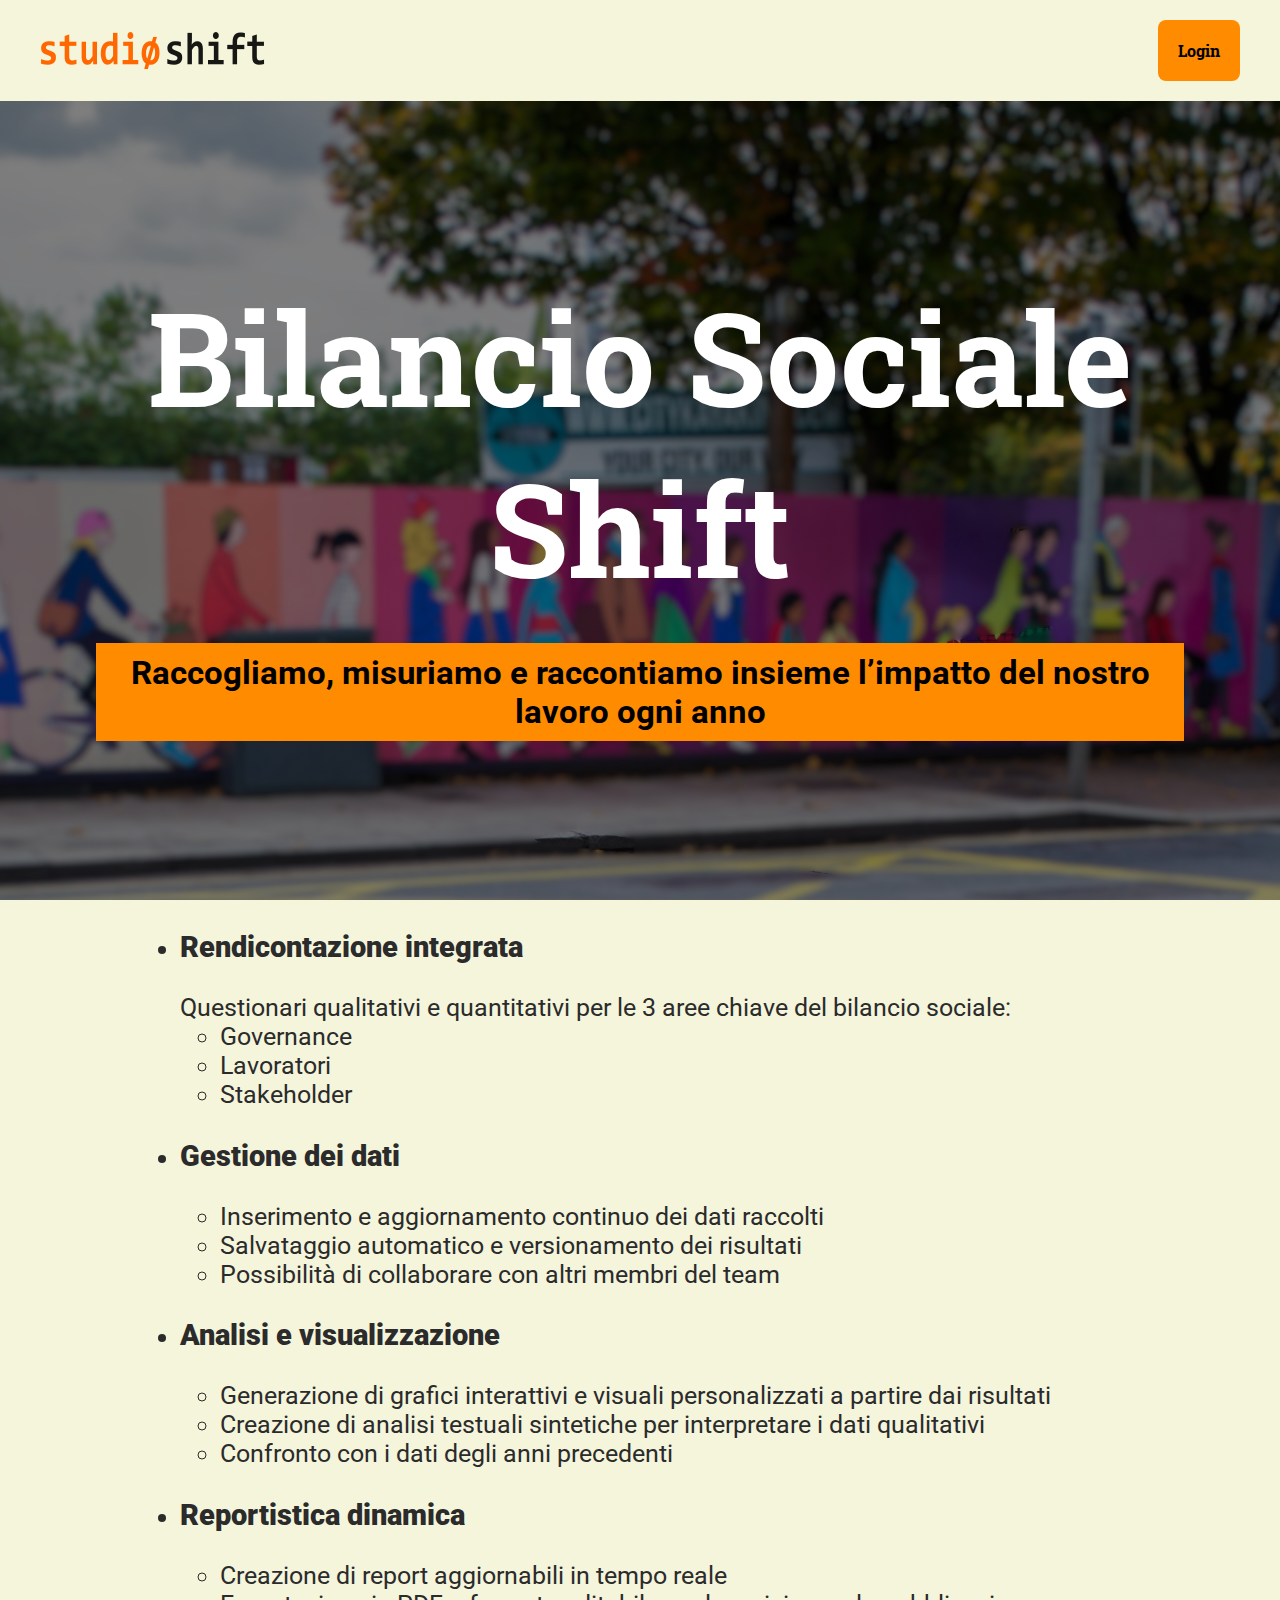
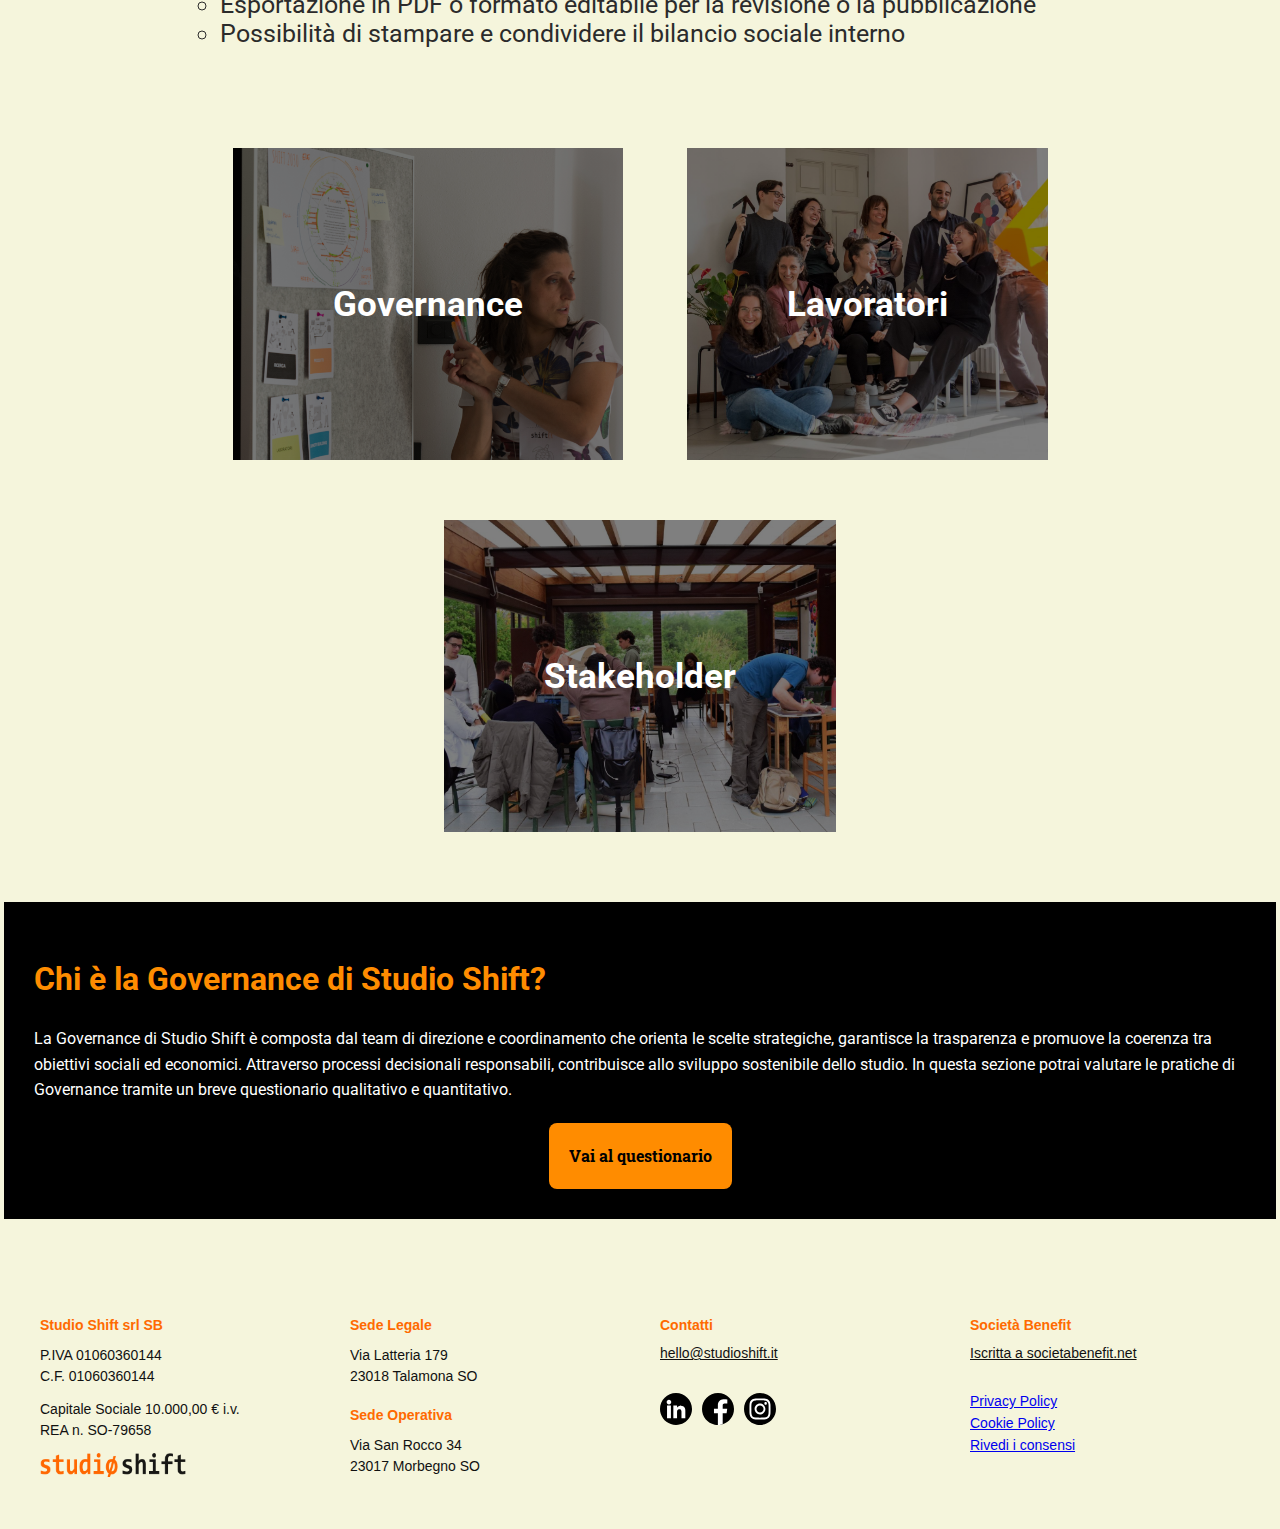
<file: Bilancio-social-Studio-Shift/index.html>
<!DOCTYPE html>
<html lang="en">
  <head>
    <meta charset="UTF-8" />
    <meta name="viewport" content="width=device-width, initial-scale=1.0" />
    <title>Studio Shift</title>
    <link rel="stylesheet" href="style.css" />
    <link rel="preconnect" href="https://fonts.googleapis.com" />
    <link rel="preconnect" href="https://fonts.gstatic.com" crossorigin />
    <link
      href="https://fonts.googleapis.com/css2?family=Montserrat:ital,wght@0,100..900;1,100..900&display=swap"
      rel="stylesheet"
    />
    <link rel="preconnect" href="https://fonts.googleapis.com" />
    <link rel="preconnect" href="https://fonts.gstatic.com" crossorigin />
    <link
      href="https://fonts.googleapis.com/css2?family=Roboto+Slab:wght@100..900&display=swap"
      rel="stylesheet"
    />
    <link rel="preconnect" href="https://fonts.googleapis.com" />
    <link rel="preconnect" href="https://fonts.gstatic.com" crossorigin />
    <link
      href="https://fonts.googleapis.com/css2?family=Roboto:ital,wght@0,100..900;1,100..900&display=swap"
      rel="stylesheet"
    />
  </head>
  <body>
    <header>
      <img
        class="Logo"
        src="img/logo studio shift.png"
        alt="Logo Studio Shift"
      />
      <a href="" class="Login">Login</a>
    </header>
    <section class="wrapper">
      <div class="Titoloh1herosection">
        <h1 class="BilancioSocialeShift">Bilancio Sociale Shift</h1>
      </div>
      <div class="Titoloh2herosection">
        <h2>
          Raccogliamo, misuriamo e raccontiamo insieme l’impatto del nostro
          lavoro ogni anno
        </h2>
      </div>
    </section>
    <section>
      <div class="card1card2">
      <ul>
        <li>
          <h3><strong>Rendicontazione integrata</strong></h3> Questionari qualitativi e
          quantitativi per le 3 aree chiave del bilancio sociale:</li>
        
        <ul>
          <li>Governance</li>
          <li>Lavoratori</li>
          <li>Stakeholder</li> </ul>

        <li><h3><strong>Gestione dei dati</strong></h3></li>
        <ul><li>Inserimento e aggiornamento continuo dei dati raccolti</li><li>Salvataggio automatico e versionamento dei risultati</li><li>Possibilità di collaborare con altri membri del team</li></ul>

       <li><h3><strong>Analisi e visualizzazione</strong></h3></li>
        <ul><li>Generazione di grafici interattivi e visuali personalizzati a partire dai risultati</li><li>Creazione di analisi testuali sintetiche per interpretare i dati qualitativi</li><li>Confronto con i dati degli anni precedenti</li></ul>
        
        <li><h3><strong>Reportistica dinamica</strong></h3></li><ul><li>Creazione di report aggiornabili in tempo reale</li><li>Esportazione in PDF o formato editabile per la revisione o la pubblicazione</li><li>Possibilità di stampare e condividere il bilancio sociale interno</li></ul></div>  
    </section>
    <section class="cards">
      <span class="card1"><h3>Governance</h3></span>
      <span class="card2"><h3>Lavoratori</h3></span>
      <span class="card3"><h3>Stakeholder</h3></span>
    </section>
  <section>
    <div class="sottocard">
      <h1>Chi è la Governance di Studio Shift?</h1>
      <p>La Governance di Studio Shift è composta dal team di direzione e coordinamento che orienta le scelte strategiche, garantisce la trasparenza e promuove la coerenza tra obiettivi sociali ed economici. Attraverso processi decisionali responsabili, contribuisce allo sviluppo sostenibile dello studio. In questa sezione potrai valutare le pratiche di Governance tramite un breve questionario qualitativo e quantitativo.</p>
      <a class="pulsantevaialquestionario" href="https://form.jotform.com/252372243151347">Vai al questionario</a>
    </div>
  </section>
  <script src="script.js"></script>
  </body>
<footer class="site-footer">
  <div class="footer-container">

    <!-- Colonna 1 -->
    <div class="footer-col">
      <h4>Studio Shift srl SB</h4>
      <p>
        P.IVA 01060360144<br />
        C.F. 01060360144
      </p>
      <p>
        Capitale Sociale 10.000,00 € i.v.<br />
        REA n. SO-79658
      </p>

      <img src="img/logo studio shift.png" alt="Studio Shift" class="footer-logo-img">
    </div>

    <!-- Colonna 2 -->
    <div class="footer-col">
      <h4>Sede Legale</h4>
      <p>
        Via Latteria 179<br />
        23018 Talamona SO
      </p>

      <h4 class="mt">Sede Operativa</h4>
      <p>
        Via San Rocco 34<br />
        23017 Morbegno SO
      </p>
    </div>

    <!-- Colonna 3 -->
    <div class="footer-col">
      <h4>Contatti</h4>
      <a href="hello@studioshift.it" class="footer-link">
        hello@studioshift.it
      </a>

      <div class="social-icons">
        <a href="https://www.linkedin.com/company/studio-shift-srl/posts/" aria-label="LinkedIn"><img src="img/ln.svg" alt="LinkedIn"></a>
        <a href="https://www.facebook.com/StudioShiftDesign/" aria-label="Facebook"><img src="img/fb.svg" alt="Facebook"></a>
        <a href="https://www.instagram.com/studio.shift/" aria-label="Instagram"><img src="img/ig.svg" alt="Instagram"></a>
      </div>
    </div>

    <!-- Colonna 4 -->
    <div class="footer-col">
      <h4>Società Benefit</h4>
      <a href="https://societabenefit.net" target="_blank" class="footer-link">
        Iscritta a societabenefit.net
      </a>

      <div class="footer-links">
        <a href="#">Privacy Policy</a>
        <a href="#">Cookie Policy</a>
        <a href="#">Rivedi i consensi</a>
      </div>
    </div>

  </div>
</footer>

</html>
</file>
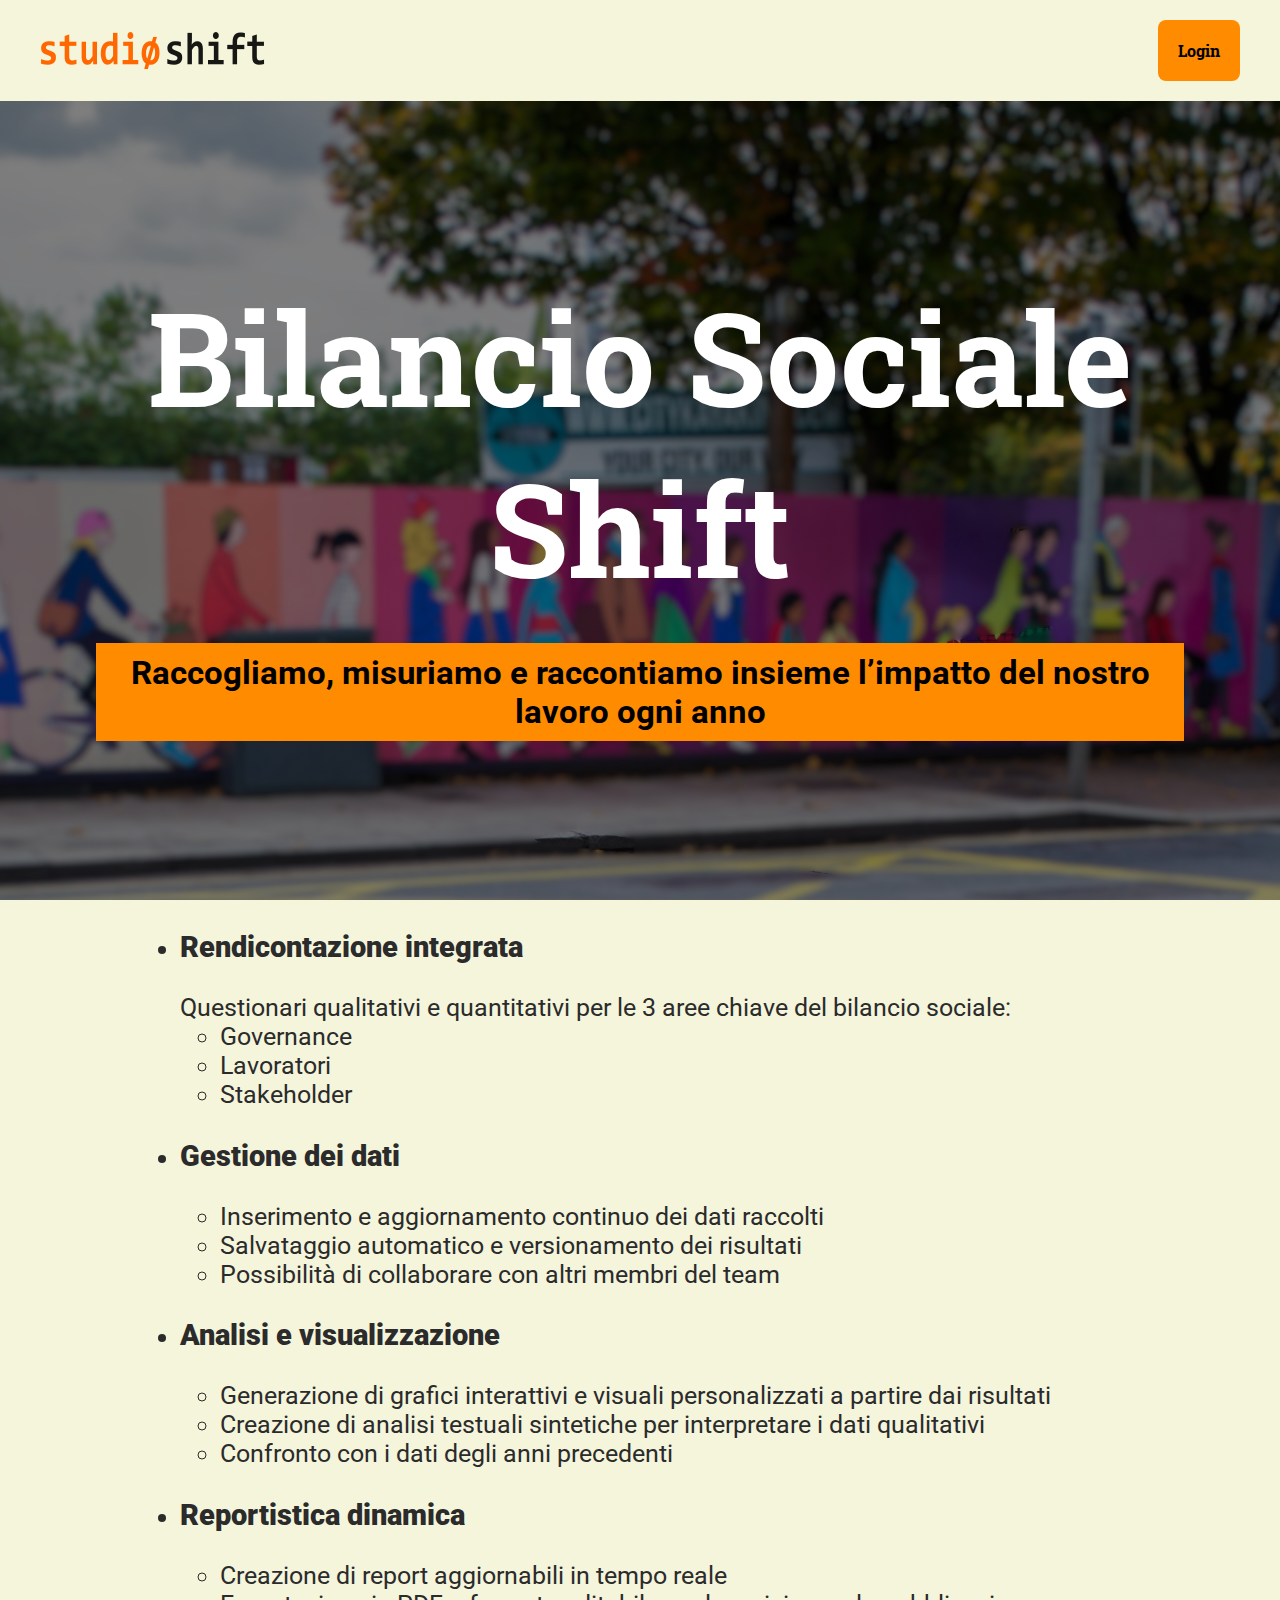
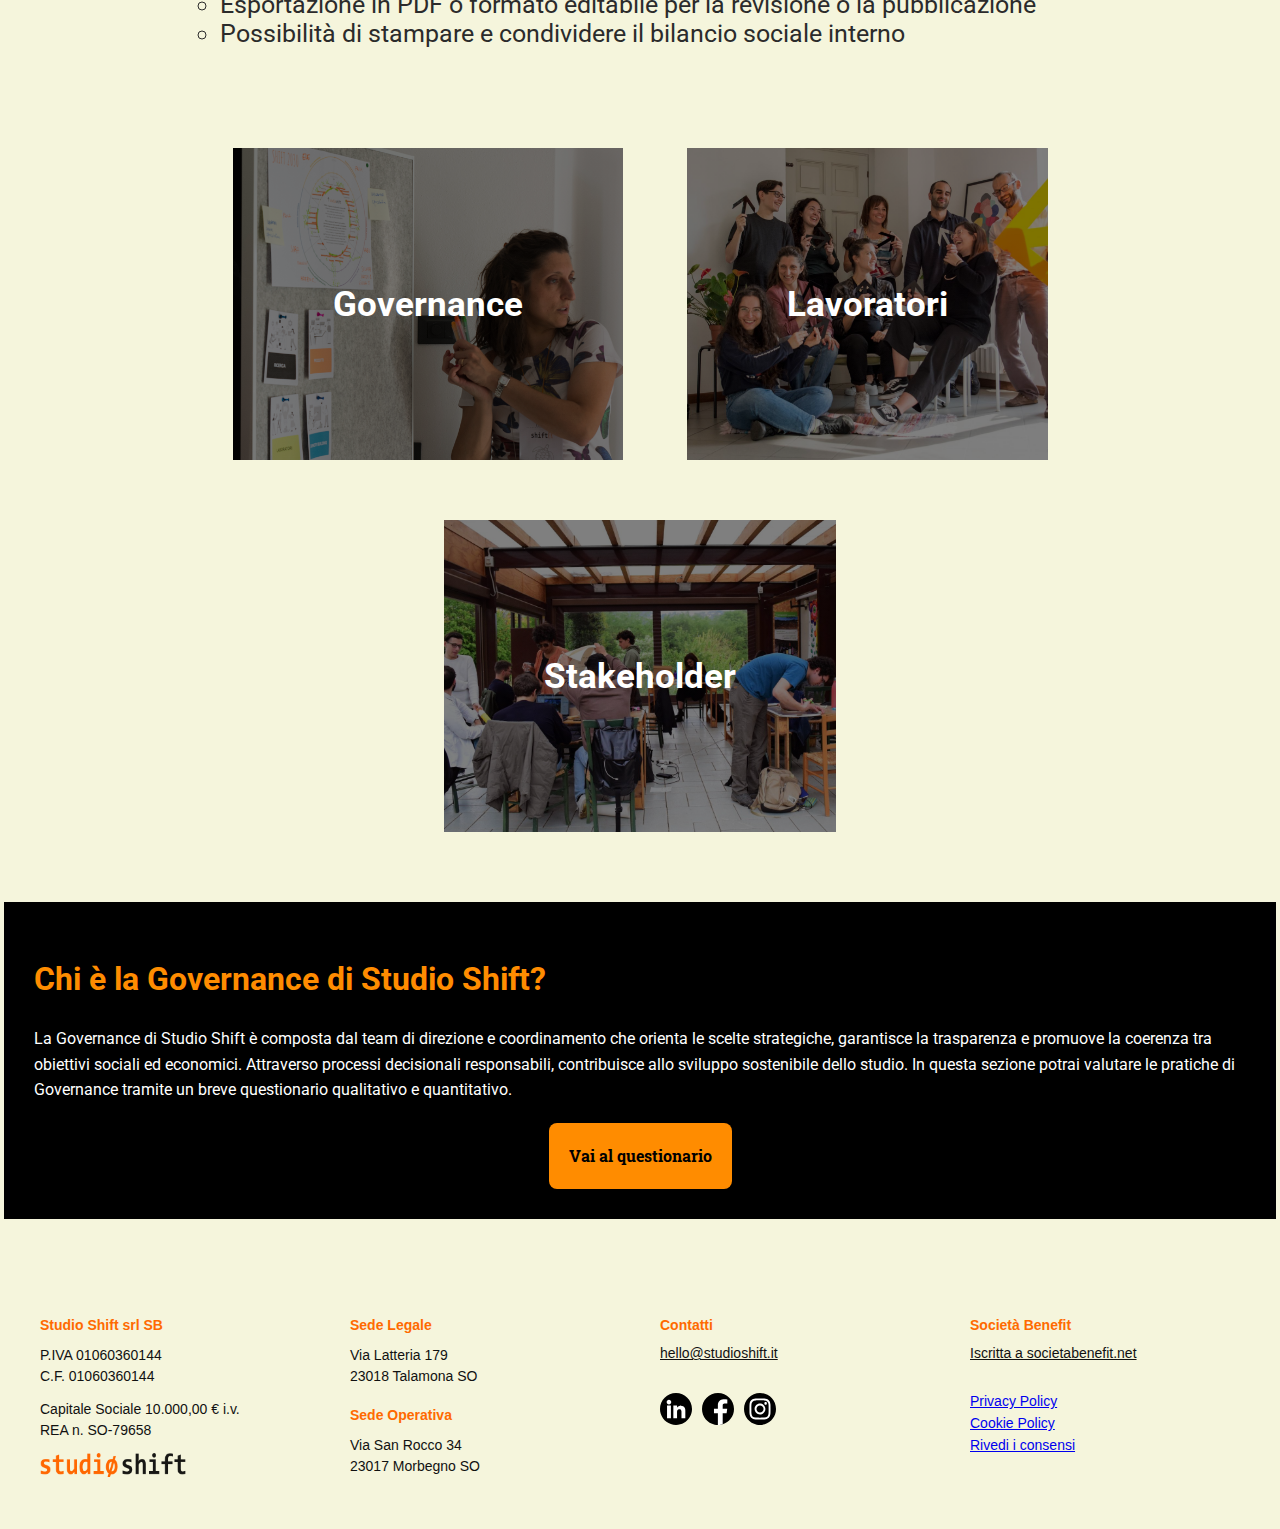
<file: docs/index.html>
<!DOCTYPE html>
<html lang="en">
  <head>
    <meta charset="UTF-8" />
    <meta name="viewport" content="width=device-width, initial-scale=1.0" />
    <title>Studio Shift</title>
    <link rel="stylesheet" href="style.css" />
    <link rel="preconnect" href="https://fonts.googleapis.com" />
    <link rel="preconnect" href="https://fonts.gstatic.com" crossorigin />
    <link
      href="https://fonts.googleapis.com/css2?family=Montserrat:ital,wght@0,100..900;1,100..900&display=swap"
      rel="stylesheet"
    />
    <link rel="preconnect" href="https://fonts.googleapis.com" />
    <link rel="preconnect" href="https://fonts.gstatic.com" crossorigin />
    <link
      href="https://fonts.googleapis.com/css2?family=Roboto+Slab:wght@100..900&display=swap"
      rel="stylesheet"
    />
    <link rel="preconnect" href="https://fonts.googleapis.com" />
    <link rel="preconnect" href="https://fonts.gstatic.com" crossorigin />
    <link
      href="https://fonts.googleapis.com/css2?family=Roboto:ital,wght@0,100..900;1,100..900&display=swap"
      rel="stylesheet"
    />
  </head>
  <body>
    <header>
      <img
        class="Logo"
        src="img/logo studio shift.png"
        alt="Logo Studio Shift"
      />
      <a href="" class="Login">Login</a>
    </header>
    <section class="wrapper">
      <div class="Titoloh1herosection">
        <h1 class="BilancioSocialeShift">Bilancio Sociale Shift</h1>
      </div>
      <div class="Titoloh2herosection">
        <h2>
          Raccogliamo, misuriamo e raccontiamo insieme l’impatto del nostro
          lavoro ogni anno
        </h2>
      </div>
    </section>
    <section>
      <div class="card1card2">
      <ul>
        <li>
          <h3><strong>Rendicontazione integrata</strong></h3> Questionari qualitativi e
          quantitativi per le 3 aree chiave del bilancio sociale:</li>
        
        <ul>
          <li>Governance</li>
          <li>Lavoratori</li>
          <li>Stakeholder</li> </ul>

        <li><h3><strong>Gestione dei dati</strong></h3></li>
        <ul><li>Inserimento e aggiornamento continuo dei dati raccolti</li><li>Salvataggio automatico e versionamento dei risultati</li><li>Possibilità di collaborare con altri membri del team</li></ul>

       <li><h3><strong>Analisi e visualizzazione</strong></h3></li>
        <ul><li>Generazione di grafici interattivi e visuali personalizzati a partire dai risultati</li><li>Creazione di analisi testuali sintetiche per interpretare i dati qualitativi</li><li>Confronto con i dati degli anni precedenti</li></ul>
        
        <li><h3><strong>Reportistica dinamica</strong></h3></li><ul><li>Creazione di report aggiornabili in tempo reale</li><li>Esportazione in PDF o formato editabile per la revisione o la pubblicazione</li><li>Possibilità di stampare e condividere il bilancio sociale interno</li></ul></div>  
    </section>
    <section class="cards">
      <span class="card1"><h3>Governance</h3></span>
      <span class="card2"><h3>Lavoratori</h3></span>
      <span class="card3"><h3>Stakeholder</h3></span>
    </section>
  <section>
    <div class="sottocard">
      <h1>Chi è la Governance di Studio Shift?</h1>
      <p>La Governance di Studio Shift è composta dal team di direzione e coordinamento che orienta le scelte strategiche, garantisce la trasparenza e promuove la coerenza tra obiettivi sociali ed economici. Attraverso processi decisionali responsabili, contribuisce allo sviluppo sostenibile dello studio. In questa sezione potrai valutare le pratiche di Governance tramite un breve questionario qualitativo e quantitativo.</p>
      <a class="pulsantevaialquestionario" href="https://form.jotform.com/252372243151347">Vai al questionario</a>
    </div>
  </section>
  <script src="script.js"></script>
  </body>
<footer class="site-footer">
  <div class="footer-container">

    <!-- Colonna 1 -->
    <div class="footer-col">
      <h4>Studio Shift srl SB</h4>
      <p>
        P.IVA 01060360144<br />
        C.F. 01060360144
      </p>
      <p>
        Capitale Sociale 10.000,00 € i.v.<br />
        REA n. SO-79658
      </p>

      <img src="img/logo studio shift.png" alt="Studio Shift" class="footer-logo-img">
    </div>

    <!-- Colonna 2 -->
    <div class="footer-col">
      <h4>Sede Legale</h4>
      <p>
        Via Latteria 179<br />
        23018 Talamona SO
      </p>

      <h4 class="mt">Sede Operativa</h4>
      <p>
        Via San Rocco 34<br />
        23017 Morbegno SO
      </p>
    </div>

    <!-- Colonna 3 -->
    <div class="footer-col">
      <h4>Contatti</h4>
      <a href="hello@studioshift.it" class="footer-link">
        hello@studioshift.it
      </a>

      <div class="social-icons">
        <a href="https://www.linkedin.com/company/studio-shift-srl/posts/" aria-label="LinkedIn"><img src="img/ln.svg" alt="LinkedIn"></a>
        <a href="https://www.facebook.com/StudioShiftDesign/" aria-label="Facebook"><img src="img/fb.svg" alt="Facebook"></a>
        <a href="https://www.instagram.com/studio.shift/" aria-label="Instagram"><img src="img/ig.svg" alt="Instagram"></a>
      </div>
    </div>

    <!-- Colonna 4 -->
    <div class="footer-col">
      <h4>Società Benefit</h4>
      <a href="https://societabenefit.net" target="_blank" class="footer-link">
        Iscritta a societabenefit.net
      </a>

      <div class="footer-links">
        <a href="#">Privacy Policy</a>
        <a href="#">Cookie Policy</a>
        <a href="#">Rivedi i consensi</a>
      </div>
    </div>

  </div>
</footer>

</html>
</file>
<file: Bilancio-social-Studio-Shift/style.css>
* {
box-sizing: border-box;
}

body {
   margin: 0;
   padding: 0;
font-family: "Roboto", sans-serif;
background-color: beige;
color: #2b2b2b;
}

header{
    display: flex;
    align-items: center;
    justify-content:space-between;
    padding: 20px 40px;
    ;
}
h1,h2 {
    color: black;
}
.Logo {
    max-width: 300px;
}
.Login {
    padding: 20px;
    background-color: darkorange;
    font-size:medium;
    border-radius: 8px ;
    font-family: "Roboto Slab", serif;
    text-decoration: none;
    color: black;
    font-weight: 700;
}

.wrapper {
    background-image: linear-gradient(rgba(0,0,0,0.5), rgba(0,0,0,0.5)), url("img/Hero section img.jpg");
    background-size: cover;
    background-position: center;
    background-repeat: no-repeat;
    height: calc(100vh - 101px);
    display: flex;
    flex-direction: column;
    justify-content: center;
}

.Titoloh1herosection {
    padding: 10px;
    text-align: center;
    margin-left: auto;
    margin-right: auto;
    margin-bottom: 20px;
    font-family: "Roboto Slab", serif;
    max-width: 95%;
}

.Titoloh2herosection {
    padding: 10px;
    text-align: center;
    margin-left: auto;
    margin-right: auto;
    max-width: 85%;
    background: rgb(255 140 0);
    padding: 10px 20px;
}

.Titoloh1herosection h1 {
    color: white;
    margin: 0px;
}
.Titoloh2herosection h2{
    margin: 0px;
    font-size: 33px;
}
.Herosectionimg {
    width: 100%;
    margin-left: auto;
    margin-right: auto;
    text-align: center;
    margin-top: 20px;
    margin-bottom: 20px;
}

.BilancioSocialeShift {
    font-size: 130px;
}

.card1card2{
    max-width: 1000px;
    margin-left: auto;
    margin-right: auto;
    font-size: 25px;
    margin-top: 30px;
    margin-bottom: 30px;
    
}

.cards {
    max-width: 1500px;
   margin-left: auto;
   margin-right: auto;
   padding: 40px;
   text-align: center;
}
.cards span {
    background-color: darkorange;
    display: inline-block;
    padding: 100px;
    font-size: 30px;
    margin: 30px;
    background-size: cover;
    background-position: center;
    background-repeat: no-repeat;
    cursor: pointer;
    transition: transform 0.2s ease;
    color: white;
}
.cards span:hover{
    transform: scale(1.02);
}
.card1{
    background-image: linear-gradient(rgba(0,0,0,0.5), rgba(0,0,0,0.5)), url("img/Governance.jpg");
}
.card2{
    background-image: linear-gradient(rgba(0,0,0,0.5), rgba(0,0,0,0.5)), url("img/Lavoratori.jpg");
}
.card3{
    background-image: linear-gradient(rgba(0,0,0,0.5), rgba(0,0,0,0.5)), url("img/Stakeholder.jpg");
}

.sottocard {
    max-width: 1272px;
    margin-left: auto;
    margin-right: auto;
    background-color: rgb(0, 0, 0);
    color: white;
    padding: 30px;
    line-height: 1.6;
}

.sottocard h1 {
    color: darkorange;
}

.pulsantevaialquestionario {
    background-color: darkorange;
    color: black;
    border-radius: 8px;
    padding: 20px;
    margin: auto;
    margin-top: 20px;
    display: block;
    width: fit-content;
    text-decoration: none;
    font-size:medium;
    font-family: "Roboto Slab", serif;
    font-weight:700;
}
.site-footer {
margin-top: 40px;
  padding: 40px 20px;
  font-family: Arial, Helvetica, sans-serif;
  font-size: 14px;
  color: #111;
}

.footer-container {
  max-width: 1200px;
  margin: 0 auto;
  display: grid;
  grid-template-columns: repeat(4, 1fr);
  gap: 40px;
}

.footer-col h4 {
  color: #ff6a00;
  font-size: 14px;
  margin-bottom: 12px;
}

.footer-col p {
  margin: 0 0 12px 0;
  line-height: 1.5;
}

.footer-link {
  display: inline-block;
  color: #111;
  text-decoration: underline;
  margin-bottom: 16px;
}

.footer-logo-img {
height: 24px;   /* prova 20px–24px */
width: auto;
}

.footer-logo span {
  font-weight: 400;
}

.footer-logo strong {
  font-weight: 700;
}

.social-icons {
  margin-top: 16px;
  display: flex;
  gap: 10px;
}

.social-icons img {
  width: 32px;
  height: 32px;
}



.footer-links {
  margin-top: 16px;
  display: flex;
  flex-direction: column;
  gap: 6px;
}


.mt {
  margin-top: 20px;
}

/* Responsive */
@media (max-width: 900px) {
  .footer-container {
    grid-template-columns: 1fr 1fr;
  }
}

@media (max-width: 500px) {
  .footer-container {
    grid-template-columns: 1fr;
  }
}
</file>
<file: docs/style.css>
* {
box-sizing: border-box;
}

body {
   margin: 0;
   padding: 0;
font-family: "Roboto", sans-serif;
background-color: beige;
color: #2b2b2b;
}

header{
    display: flex;
    align-items: center;
    justify-content:space-between;
    padding: 20px 40px;
    ;
}
h1,h2 {
    color: black;
}
.Logo {
    max-width: 300px;
}
.Login {
    padding: 20px;
    background-color: darkorange;
    font-size:medium;
    border-radius: 8px ;
    font-family: "Roboto Slab", serif;
    text-decoration: none;
    color: black;
    font-weight: 700;
}

.wrapper {
    background-image: linear-gradient(rgba(0,0,0,0.5), rgba(0,0,0,0.5)), url("img/Hero section img.jpg");
    background-size: cover;
    background-position: center;
    background-repeat: no-repeat;
    height: calc(100vh - 101px);
    display: flex;
    flex-direction: column;
    justify-content: center;
}

.Titoloh1herosection {
    padding: 10px;
    text-align: center;
    margin-left: auto;
    margin-right: auto;
    margin-bottom: 20px;
    font-family: "Roboto Slab", serif;
    max-width: 95%;
}

.Titoloh2herosection {
    padding: 10px;
    text-align: center;
    margin-left: auto;
    margin-right: auto;
    max-width: 85%;
    background: rgb(255 140 0);
    padding: 10px 20px;
}

.Titoloh1herosection h1 {
    color: white;
    margin: 0px;
}
.Titoloh2herosection h2{
    margin: 0px;
    font-size: 33px;
}
.Herosectionimg {
    width: 100%;
    margin-left: auto;
    margin-right: auto;
    text-align: center;
    margin-top: 20px;
    margin-bottom: 20px;
}

.BilancioSocialeShift {
    font-size: 130px;
}

.card1card2{
    max-width: 1000px;
    margin-left: auto;
    margin-right: auto;
    font-size: 25px;
    margin-top: 30px;
    margin-bottom: 30px;
    
}

.cards {
    max-width: 1500px;
   margin-left: auto;
   margin-right: auto;
   padding: 40px;
   text-align: center;
}
.cards span {
    background-color: darkorange;
    display: inline-block;
    padding: 100px;
    font-size: 30px;
    margin: 30px;
    background-size: cover;
    background-position: center;
    background-repeat: no-repeat;
    cursor: pointer;
    transition: transform 0.2s ease;
    color: white;
}
.cards span:hover{
    transform: scale(1.02);
}
.card1{
    background-image: linear-gradient(rgba(0,0,0,0.5), rgba(0,0,0,0.5)), url("img/Governance.jpg");
}
.card2{
    background-image: linear-gradient(rgba(0,0,0,0.5), rgba(0,0,0,0.5)), url("img/Lavoratori.jpg");
}
.card3{
    background-image: linear-gradient(rgba(0,0,0,0.5), rgba(0,0,0,0.5)), url("img/Stakeholder.jpg");
}

.sottocard {
    max-width: 1272px;
    margin-left: auto;
    margin-right: auto;
    background-color: rgb(0, 0, 0);
    color: white;
    padding: 30px;
    line-height: 1.6;
}

.sottocard h1 {
    color: darkorange;
}

.pulsantevaialquestionario {
    background-color: darkorange;
    color: black;
    border-radius: 8px;
    padding: 20px;
    margin: auto;
    margin-top: 20px;
    display: block;
    width: fit-content;
    text-decoration: none;
    font-size:medium;
    font-family: "Roboto Slab", serif;
    font-weight:700;
}
.site-footer {
margin-top: 40px;
  padding: 40px 20px;
  font-family: Arial, Helvetica, sans-serif;
  font-size: 14px;
  color: #111;
}

.footer-container {
  max-width: 1200px;
  margin: 0 auto;
  display: grid;
  grid-template-columns: repeat(4, 1fr);
  gap: 40px;
}

.footer-col h4 {
  color: #ff6a00;
  font-size: 14px;
  margin-bottom: 12px;
}

.footer-col p {
  margin: 0 0 12px 0;
  line-height: 1.5;
}

.footer-link {
  display: inline-block;
  color: #111;
  text-decoration: underline;
  margin-bottom: 16px;
}

.footer-logo-img {
height: 24px;   /* prova 20px–24px */
width: auto;
}

.footer-logo span {
  font-weight: 400;
}

.footer-logo strong {
  font-weight: 700;
}

.social-icons {
  margin-top: 16px;
  display: flex;
  gap: 10px;
}

.social-icons img {
  width: 32px;
  height: 32px;
}



.footer-links {
  margin-top: 16px;
  display: flex;
  flex-direction: column;
  gap: 6px;
}


.mt {
  margin-top: 20px;
}

/* Responsive */
@media (max-width: 900px) {
  .footer-container {
    grid-template-columns: 1fr 1fr;
  }
}

@media (max-width: 500px) {
  .footer-container {
    grid-template-columns: 1fr;
  }
}
</file>
